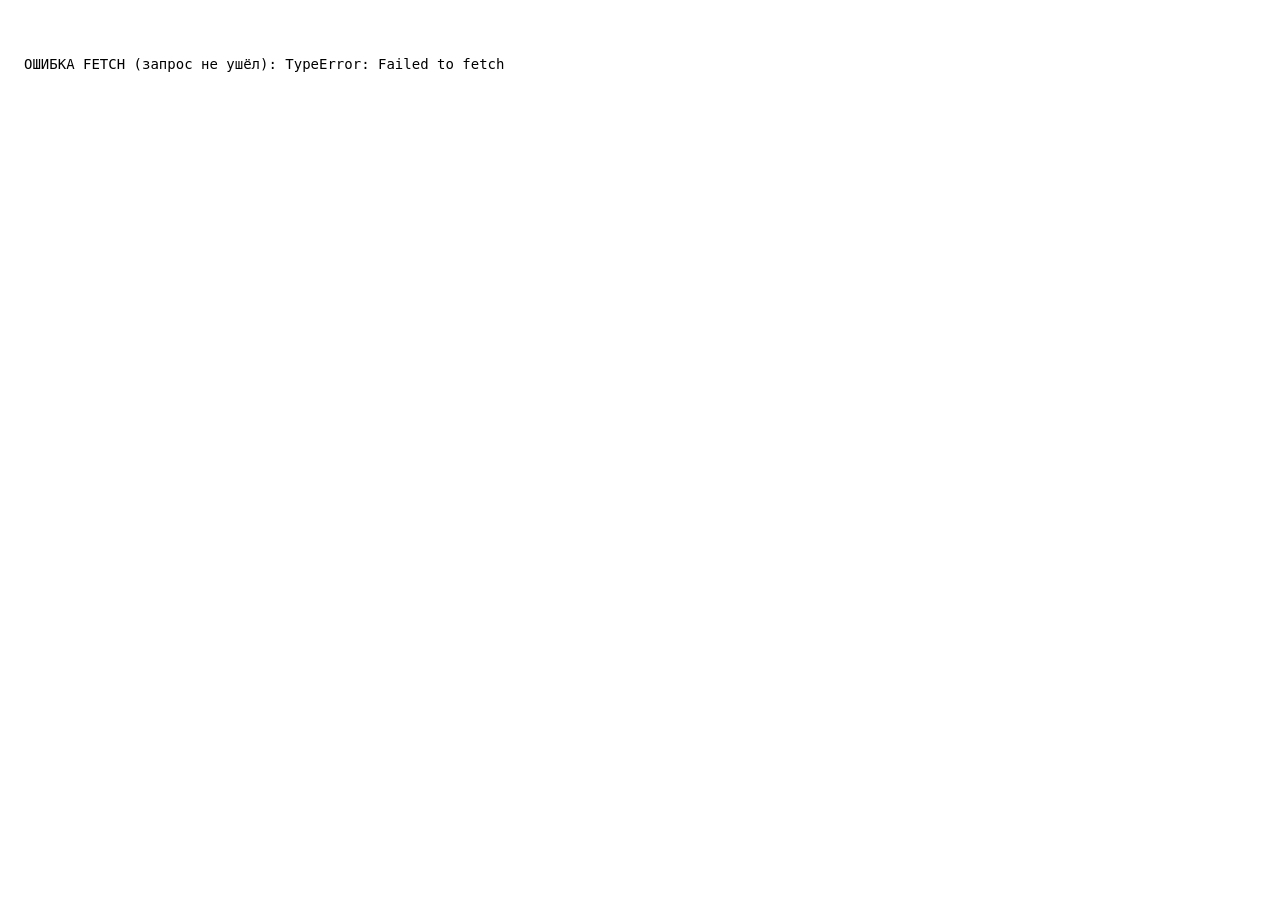
<file: docs/debug.html>
<!DOCTYPE html>
<html>
<head>
  <meta charset="UTF-8" />
  <title>Debug</title>
</head>
<body style="font-family: monospace; padding: 16px; white-space: pre-wrap; word-break: break-all; font-size: 14px;">
  <div id="out">Проверяю подключение...</div>
  <script>
    var out = document.getElementById('out');
    var url = "https://prvwpqesbbmtzezxqcsl.supabase.co/functions/v1/super-responder/chat";

    fetch(url, {
      method: "POST",
      headers: { "Content-Type": "application/json" },
      body: JSON.stringify({ messages: [{ role: "user", content: "тест" }] })
    })
      .then(function (res) {
        return res.text().then(function (text) {
          out.textContent = "HTTP статус: " + res.status + "\n\nОтвет сервера:\n" + text;
        });
      })
      .catch(function (err) {
        out.textContent = "ОШИБКА FETCH (запрос не ушёл): " + err.name + ": " + err.message;
      });
  </script>
</body>
</html>
</file>
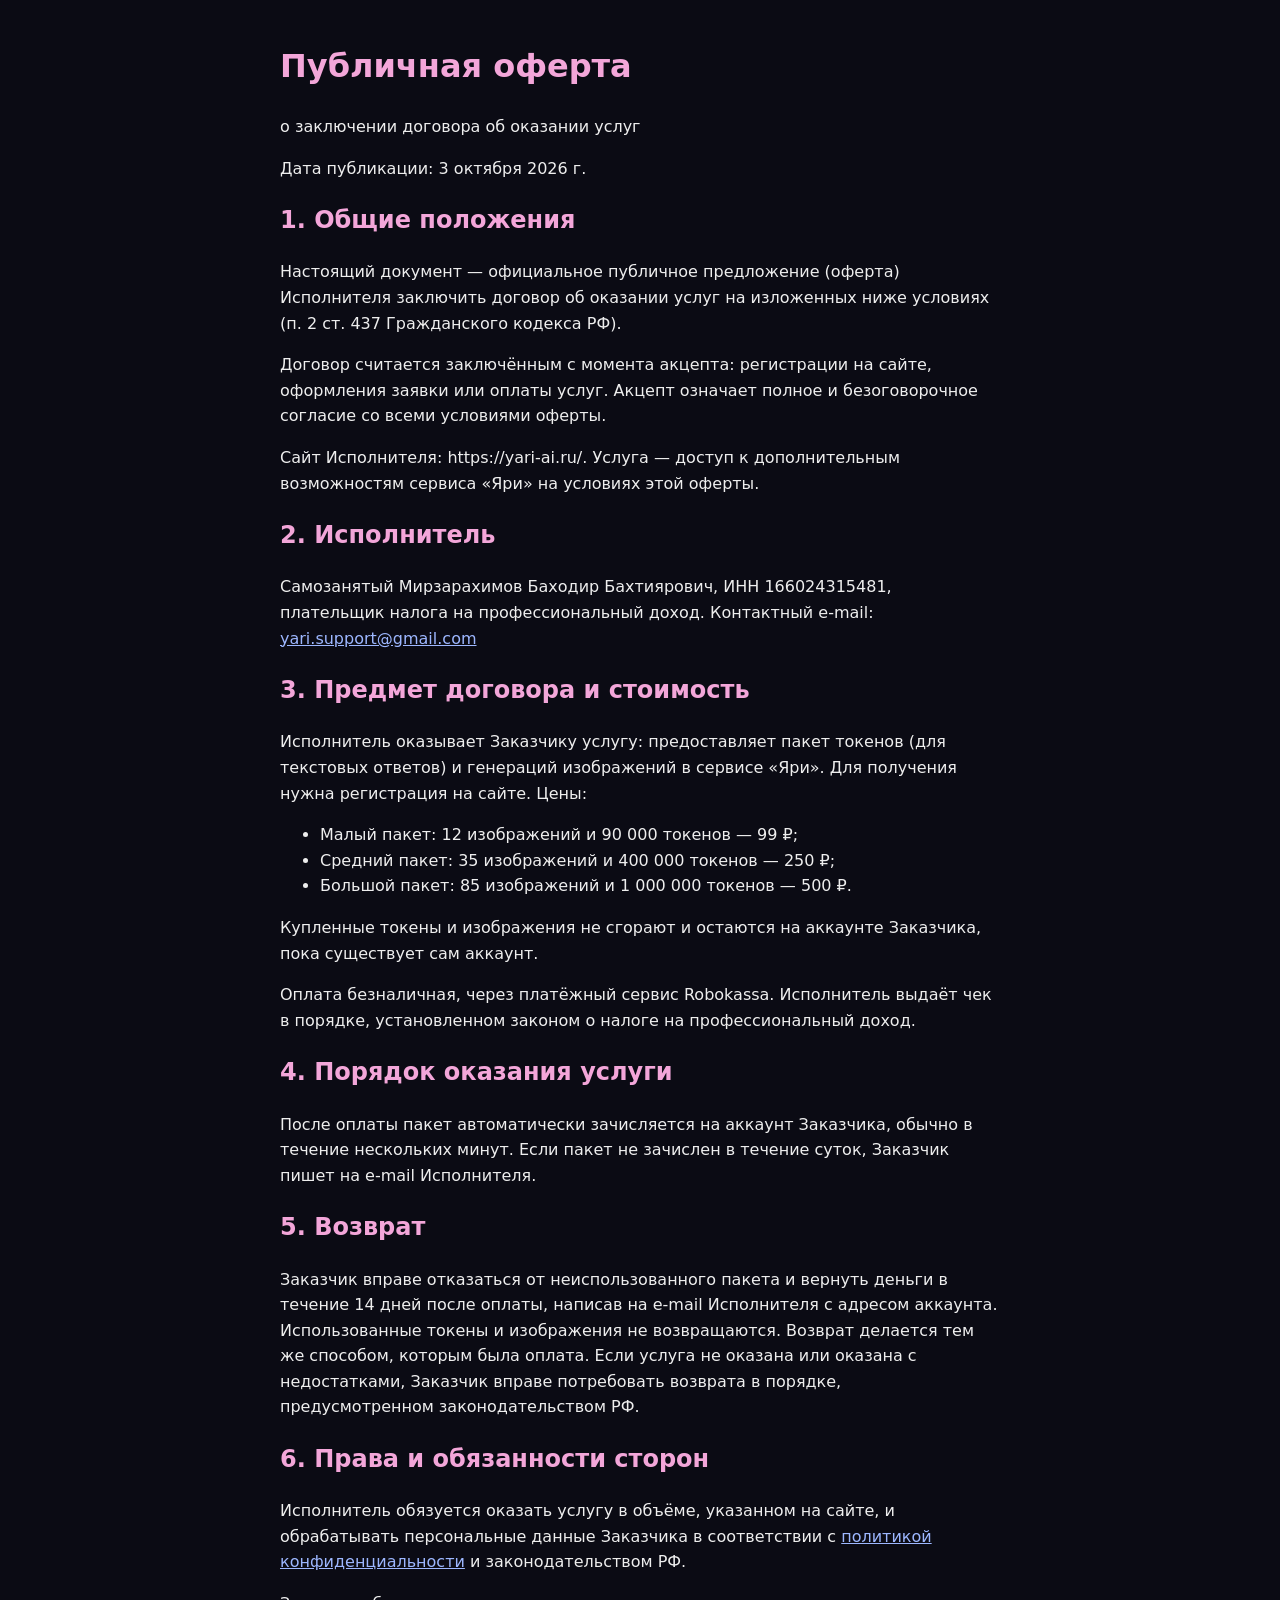
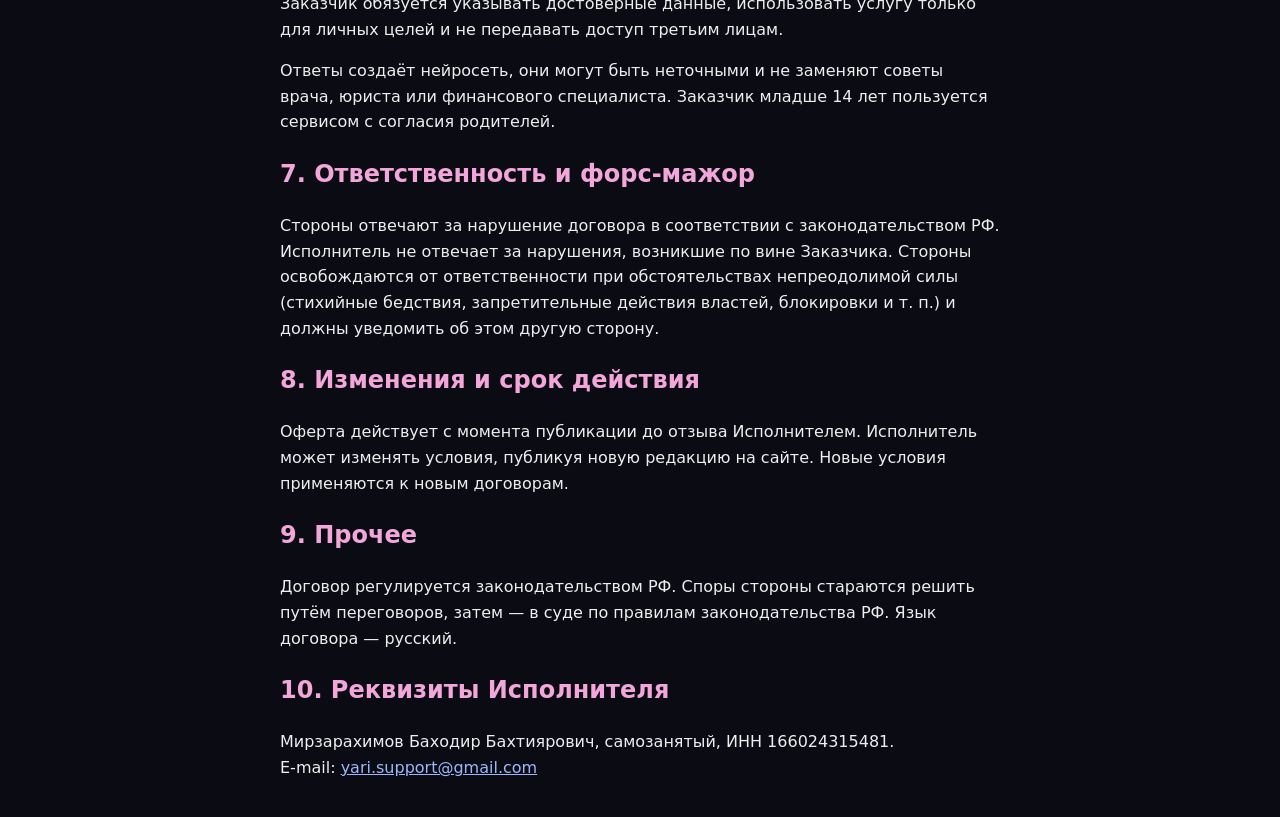
<file: docs/oferta.html>
<!DOCTYPE html>
<html lang="ru">
<head>
<meta charset="utf-8">
<meta name="viewport" content="width=device-width, initial-scale=1">
<title>Публичная оферта — Яри</title>
<style>
body{font-family:system-ui,sans-serif;max-width:720px;margin:0 auto;padding:20px;line-height:1.6;background:#0b0b14;color:#eee}
h1,h2{color:#f3a6d9}
a{color:#9db7ff}
</style>
</head>
<body>
<h1>Публичная оферта</h1>
<p>о заключении договора об оказании услуг</p>
<p>Дата публикации: 3 октября 2026 г.</p>
<h2>1. Общие положения</h2>
<p>Настоящий документ — официальное публичное предложение (оферта) Исполнителя заключить договор об оказании услуг на изложенных ниже условиях (п. 2 ст. 437 Гражданского кодекса РФ).</p>
<p>Договор считается заключённым с момента акцепта: регистрации на сайте, оформления заявки или оплаты услуг. Акцепт означает полное и безоговорочное согласие со всеми условиями оферты.</p>
<p>Сайт Исполнителя: https://yari-ai.ru/. Услуга — доступ к дополнительным возможностям сервиса «Яри» на условиях этой оферты.</p>
<h2>2. Исполнитель</h2>
<p>Самозанятый Мирзарахимов Баходир Бахтиярович, ИНН 166024315481, плательщик налога на профессиональный доход. Контактный e-mail: <a href="mailto:yari.support@gmail.com">yari.support@gmail.com</a></p>
<h2>3. Предмет договора и стоимость</h2>
<p>Исполнитель оказывает Заказчику услугу: предоставляет пакет токенов (для текстовых ответов) и генераций изображений в сервисе «Яри». Для получения нужна регистрация на сайте. Цены:</p>
<ul>
<li>Малый пакет: 12 изображений и 90 000 токенов — 99 ₽;</li>
<li>Средний пакет: 35 изображений и 400 000 токенов — 250 ₽;</li>
<li>Большой пакет: 85 изображений и 1 000 000 токенов — 500 ₽.</li>
</ul>
<p>Купленные токены и изображения не сгорают и остаются на аккаунте Заказчика, пока существует сам аккаунт.</p>
<p>Оплата безналичная, через платёжный сервис Robokassa. Исполнитель выдаёт чек в порядке, установленном законом о налоге на профессиональный доход.</p>
<h2>4. Порядок оказания услуги</h2>
<p>После оплаты пакет автоматически зачисляется на аккаунт Заказчика, обычно в течение нескольких минут. Если пакет не зачислен в течение суток, Заказчик пишет на e-mail Исполнителя.</p>
<h2>5. Возврат</h2>
<p>Заказчик вправе отказаться от неиспользованного пакета и вернуть деньги в течение 14 дней после оплаты, написав на e-mail Исполнителя с адресом аккаунта. Использованные токены и изображения не возвращаются. Возврат делается тем же способом, которым была оплата. Если услуга не оказана или оказана с недостатками, Заказчик вправе потребовать возврата в порядке, предусмотренном законодательством РФ.</p>
<h2>6. Права и обязанности сторон</h2>
<p>Исполнитель обязуется оказать услугу в объёме, указанном на сайте, и обрабатывать персональные данные Заказчика в соответствии с <a href="privacy.html">политикой конфиденциальности</a> и законодательством РФ.</p>
<p>Заказчик обязуется указывать достоверные данные, использовать услугу только для личных целей и не передавать доступ третьим лицам.</p>
<p>Ответы создаёт нейросеть, они могут быть неточными и не заменяют советы врача, юриста или финансового специалиста. Заказчик младше 14 лет пользуется сервисом с согласия родителей.</p>
<h2>7. Ответственность и форс-мажор</h2>
<p>Стороны отвечают за нарушение договора в соответствии с законодательством РФ. Исполнитель не отвечает за нарушения, возникшие по вине Заказчика. Стороны освобождаются от ответственности при обстоятельствах непреодолимой силы (стихийные бедствия, запретительные действия властей, блокировки и т. п.) и должны уведомить об этом другую сторону.</p>
<h2>8. Изменения и срок действия</h2>
<p>Оферта действует с момента публикации до отзыва Исполнителем. Исполнитель может изменять условия, публикуя новую редакцию на сайте. Новые условия применяются к новым договорам.</p>
<h2>9. Прочее</h2>
<p>Договор регулируется законодательством РФ. Споры стороны стараются решить путём переговоров, затем — в суде по правилам законодательства РФ. Язык договора — русский.</p>
<h2>10. Реквизиты Исполнителя</h2>
<p>Мирзарахимов Баходир Бахтиярович, самозанятый, ИНН 166024315481.<br>E-mail: <a href="mailto:yari.support@gmail.com">yari.support@gmail.com</a></p>
</body>
</html>
</file>
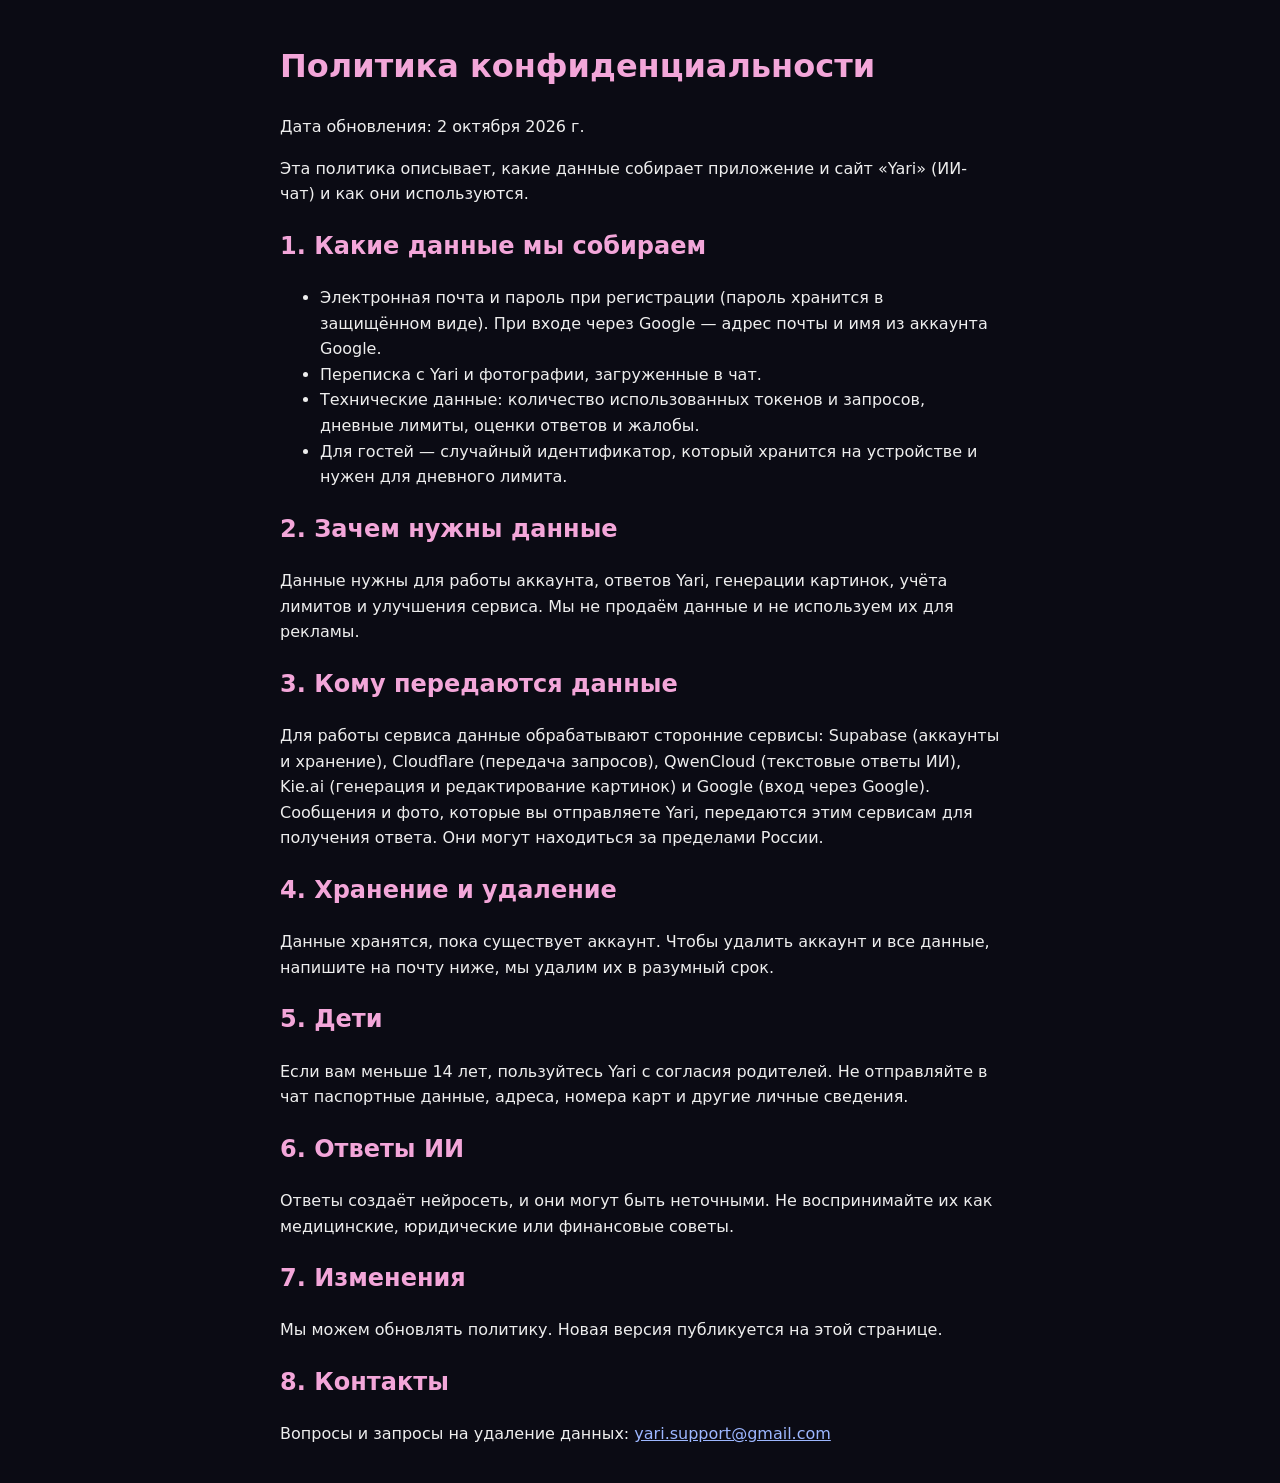
<file: docs/privacy.html>
<!DOCTYPE html>
<html lang="ru">
<head>
<meta charset="utf-8">
<meta name="viewport" content="width=device-width, initial-scale=1">
<title>Политика конфиденциальности — Яри</title>
<style>
body{font-family:system-ui,sans-serif;max-width:720px;margin:0 auto;padding:20px;line-height:1.6;background:#0b0b14;color:#eee}
h1,h2{color:#f3a6d9}
a{color:#9db7ff}
</style>
</head>
<body>
<h1>Политика конфиденциальности</h1>
<p>Дата обновления: 2 октября 2026 г.</p>
<p>Эта политика описывает, какие данные собирает приложение и сайт «Yari» (ИИ-чат) и как они используются.</p>
<h2>1. Какие данные мы собираем</h2>
<ul>
<li>Электронная почта и пароль при регистрации (пароль хранится в защищённом виде). При входе через Google — адрес почты и имя из аккаунта Google.</li>
<li>Переписка с Yari и фотографии, загруженные в чат.</li>
<li>Технические данные: количество использованных токенов и запросов, дневные лимиты, оценки ответов и жалобы.</li>
<li>Для гостей — случайный идентификатор, который хранится на устройстве и нужен для дневного лимита.</li>
</ul>
<h2>2. Зачем нужны данные</h2>
<p>Данные нужны для работы аккаунта, ответов Yari, генерации картинок, учёта лимитов и улучшения сервиса. Мы не продаём данные и не используем их для рекламы.</p>
<h2>3. Кому передаются данные</h2>
<p>Для работы сервиса данные обрабатывают сторонние сервисы: Supabase (аккаунты и хранение), Cloudflare (передача запросов), QwenCloud (текстовые ответы ИИ), Kie.ai (генерация и редактирование картинок) и Google (вход через Google). Сообщения и фото, которые вы отправляете Yari, передаются этим сервисам для получения ответа. Они могут находиться за пределами России.</p>
<h2>4. Хранение и удаление</h2>
<p>Данные хранятся, пока существует аккаунт. Чтобы удалить аккаунт и все данные, напишите на почту ниже, мы удалим их в разумный срок.</p>
<h2>5. Дети</h2>
<p>Если вам меньше 14 лет, пользуйтесь Yari с согласия родителей. Не отправляйте в чат паспортные данные, адреса, номера карт и другие личные сведения.</p>
<h2>6. Ответы ИИ</h2>
<p>Ответы создаёт нейросеть, и они могут быть неточными. Не воспринимайте их как медицинские, юридические или финансовые советы.</p>
<h2>7. Изменения</h2>
<p>Мы можем обновлять политику. Новая версия публикуется на этой странице.</p>
<h2>8. Контакты</h2>
<p>Вопросы и запросы на удаление данных: <a href="mailto:yari.support@gmail.com">yari.support@gmail.com</a></p>
</body>
</html>
</file>
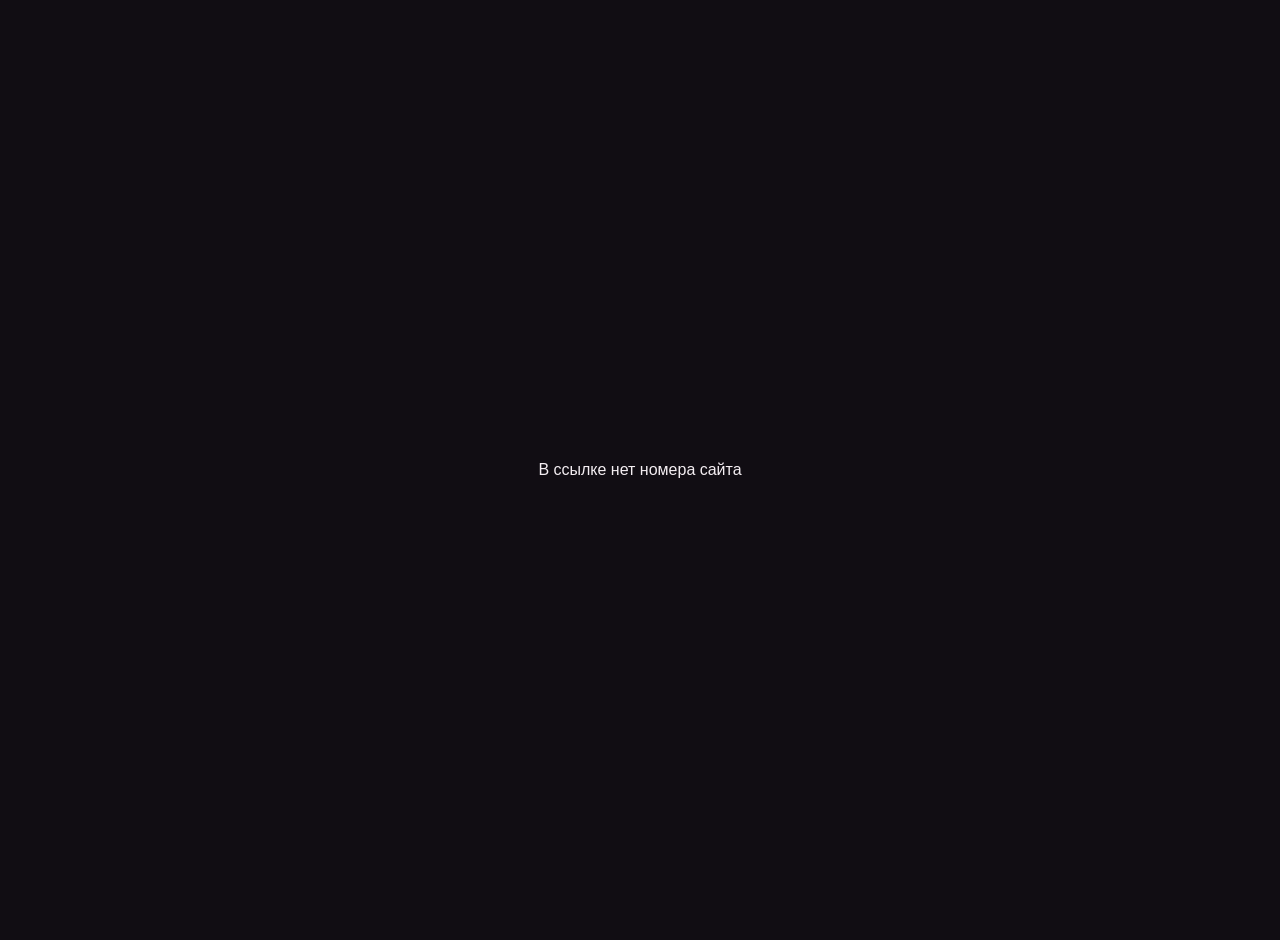
<file: docs/site.html>
<!DOCTYPE html>
<html lang="ru">
<head>
<meta charset="UTF-8" />
<meta name="viewport" content="width=device-width, initial-scale=1.0" />
<title>Yari — сайт</title>
<style>
  html, body { margin: 0; height: 100%; background: #110d13; color: #f4eef2; font-family: sans-serif; }
  #msg { display: flex; align-items: center; justify-content: center; height: 100%; padding: 20px; text-align: center; }
  iframe { display: none; width: 100%; height: 100%; border: none; background: #fff; }
</style>
</head>
<body>
<div id="msg">загружаю…</div>
<iframe id="frame" sandbox="allow-scripts"></iframe>
<script>
  const API_BASE = "https://prvwpqesbbmtzezxqcsl.supabase.co/functions/v1/super-responder";
  const ANON_KEY = "eyJhbGciOiJIUzI1NiIsInR5cCI6IkpXVCJ9.eyJpc3MiOiJzdXBhYmFzZSIsInJlZiI6InBydndwcWVzYmJtdHplenhxY3NsIiwicm9sZSI6ImFub24iLCJpYXQiOjE3ODcxOTAwMjEsImV4cCI6MjEwMjc2NjAyMX0.cxcvjVPWrmpQolGvkrS8KaQYVKxfgjx9BA_brFXkhbs";

  (async function () {
    const msg = document.getElementById("msg");
    const frame = document.getElementById("frame");
    const id = new URLSearchParams(location.search).get("id");
    if (!id) { msg.textContent = "В ссылке нет номера сайта"; return; }
    try {
      const res = await fetch(API_BASE + "/site-data/" + encodeURIComponent(id), {
        headers: { apikey: ANON_KEY },
      });
      const data = await res.json().catch(() => null);
      if (!res.ok || !data || !data.html) { msg.textContent = "Сайт не найден"; return; }
      frame.srcdoc = data.html;
      const parsed = new DOMParser().parseFromString(data.html, "text/html");
      if (parsed.title) document.title = parsed.title;
      frame.style.display = "block";
      msg.style.display = "none";
    } catch (e) {
      msg.textContent = "Не удалось загрузить сайт";
    }
  })();
</script>
</body>
</html>
</file>
